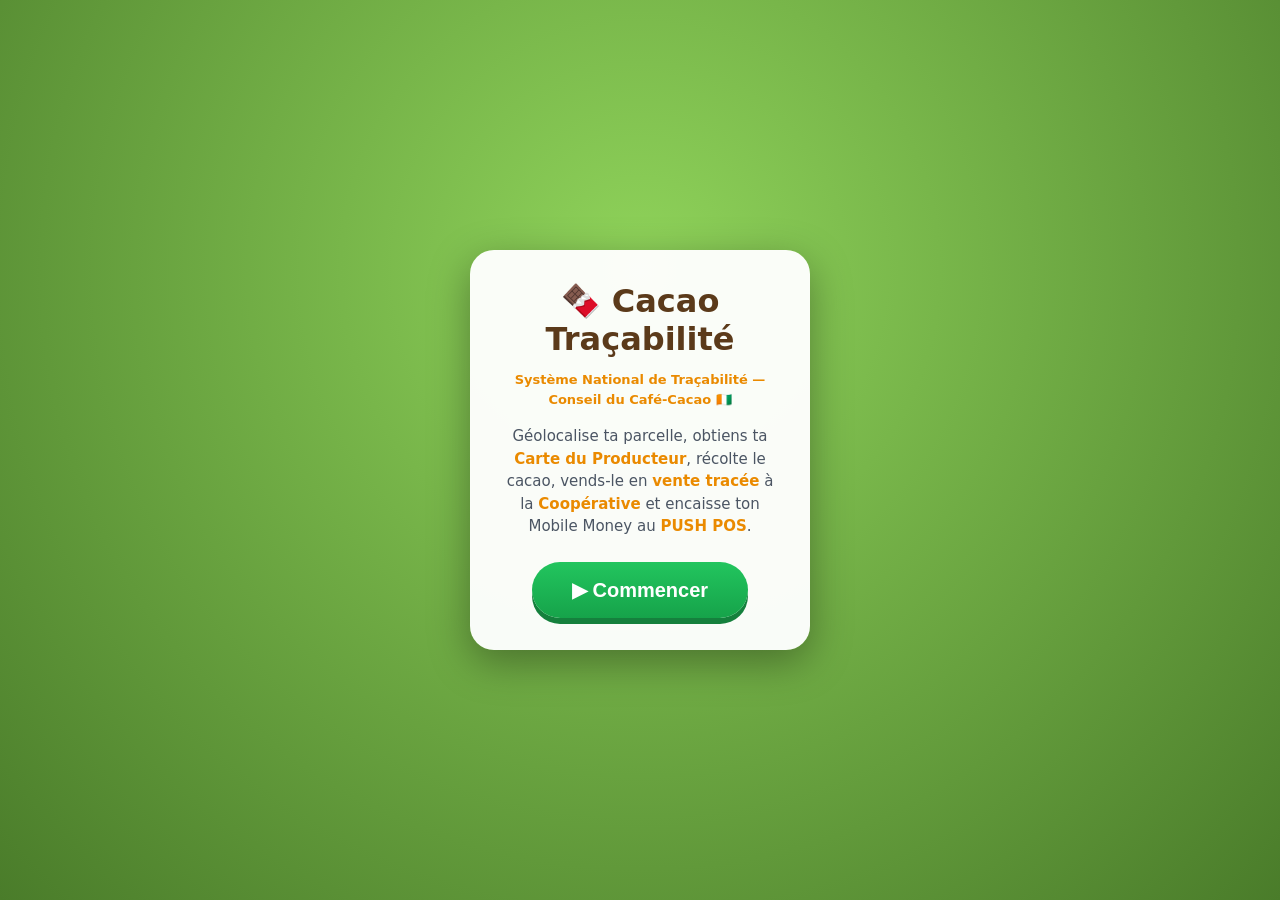
<file: index.html>
<!DOCTYPE html>
<html lang="fr">
<head>
    <meta charset="UTF-8">
    <meta name="viewport" content="width=device-width, initial-scale=1.0, maximum-scale=1.0, user-scalable=no">
    <title>Cacao Traçabilité — SNT Côte d'Ivoire</title>
    <link rel="stylesheet" href="game.css">
    <script type="importmap">
    {
        "imports": {
            "three": "./three.module.js"
        }
    }
    </script>
</head>
<body>
    <div id="game-root"></div>

    <!-- INTERFACE (HUD) -->
    <div id="hud">
        <!-- Barre du haut : ressources -->
        <div class="top-bar">
            <div class="resource"><span class="res-icon">🍫</span><span class="res-value" id="cacaoValue">0</span><span class="res-label">kg cacao</span></div>
            <div class="resource"><span class="res-icon">💳</span><span class="res-value" id="cardValue">0</span><span class="res-label">Carte</span></div>
            <div class="resource"><span class="res-icon">💵</span><span class="res-value" id="moneyValue">0</span><span class="res-label">Espèces</span></div>
            <div class="resource"><span class="res-icon">🧺</span><span class="res-value" id="depotValue">0</span><span class="res-label">Dépôt coop</span></div>
            <div class="resource"><span class="res-icon">🚚</span><span class="res-value" id="shipValue">0</span><span class="res-label">Expédiés</span></div>
            <div class="resource"><span class="res-icon">🛡️</span><span class="res-value" id="scoreValue">0</span><span class="res-label">Traçabilité</span></div>
        </div>

        <!-- Bannière d'objectif guidé -->
        <div class="objective" id="objective">
            <div class="objective-step" id="objectiveStep">Étape 1 / 4</div>
            <div class="objective-text" id="objectiveText">Géolocalise ta parcelle</div>
            <div class="objective-progress" id="objectiveProgress"></div>
        </div>

        <!-- Joystick virtuel -->
        <div id="joystick" class="joystick">
            <div id="joystickKnob" class="joystick-knob"></div>
        </div>

        <!-- Carte du Producteur (apparaît après enregistrement) -->
        <div id="producerCard" class="producer-card hidden">
            <div class="pc-top">
                <span class="pc-flag">🇨🇮</span>
                <span class="pc-title">CARTE DU PRODUCTEUR</span>
            </div>
            <div class="pc-body">
                <div class="pc-info">
                    <div class="pc-name" id="pcName">—</div>
                    <div class="pc-line" id="pcZone">—</div>
                    <div class="pc-line pc-mat" id="pcMat">—</div>
                </div>
                <canvas id="pcQR" width="64" height="64"></canvas>
            </div>
            <div class="pc-foot">Conseil du Café-Cacao · SNT</div>
        </div>

        <!-- Bouton d'action contextuel : achat de parcelle / embauche (clic requis) -->
        <button id="actionBtn" class="action-btn hidden"></button>

        <div class="hint">Déplace-toi : joystick ou WASD / flèches / manette • Caméra : glisse la main sur l'écran • Récolte et vente : automatiques • Parcelle & embauche : bouton</div>
    </div>

    <!-- Panneau de vente tracée -->
    <div id="salePanel" class="sale-panel hidden">
        <h3>🤝 Vente tracée — Coopérative</h3>
        <ul id="saleSteps">
            <li data-k="scan">Scan de la Carte du Producteur (TPE)</li>
            <li data-k="weigh">Pesée des sacs de jute</li>
            <li data-k="seal">Pose des scellés numérotés</li>
            <li data-k="price">Calcul au prix bord-champ officiel</li>
            <li data-k="pay">Paiement sécurisé sur la Carte</li>
            <li data-k="sms">Reçu SMS + connaissement généré</li>
        </ul>
        <div id="saleResult" class="sale-result"></div>
    </div>

    <!-- Fiche d'information pédagogique -->
    <div id="infoModal" class="modal hidden">
        <div class="modal-card">
            <div class="modal-emoji" id="modalEmoji">📍</div>
            <h2 id="modalTitle">Titre</h2>
            <p id="modalText">Texte</p>
            <button id="modalBtn">Compris ✓</button>
        </div>
    </div>

    <!-- Écran de démarrage -->
    <div id="startScreen">
        <div class="start-card">
            <h1>🍫 Cacao Traçabilité</h1>
            <p class="subtitle">Système National de Traçabilité — Conseil du Café-Cacao 🇨🇮</p>
            <p>Géolocalise ta parcelle, obtiens ta <strong>Carte du Producteur</strong>, récolte le cacao, vends-le en <strong>vente tracée</strong> à la <strong>Coopérative</strong> et encaisse ton Mobile Money au <strong>PUSH POS</strong>.</p>
            <button id="startBtn">▶ Commencer</button>
        </div>
    </div>

    <script type="module" src="game.js"></script>
</body>
</html>
</file>
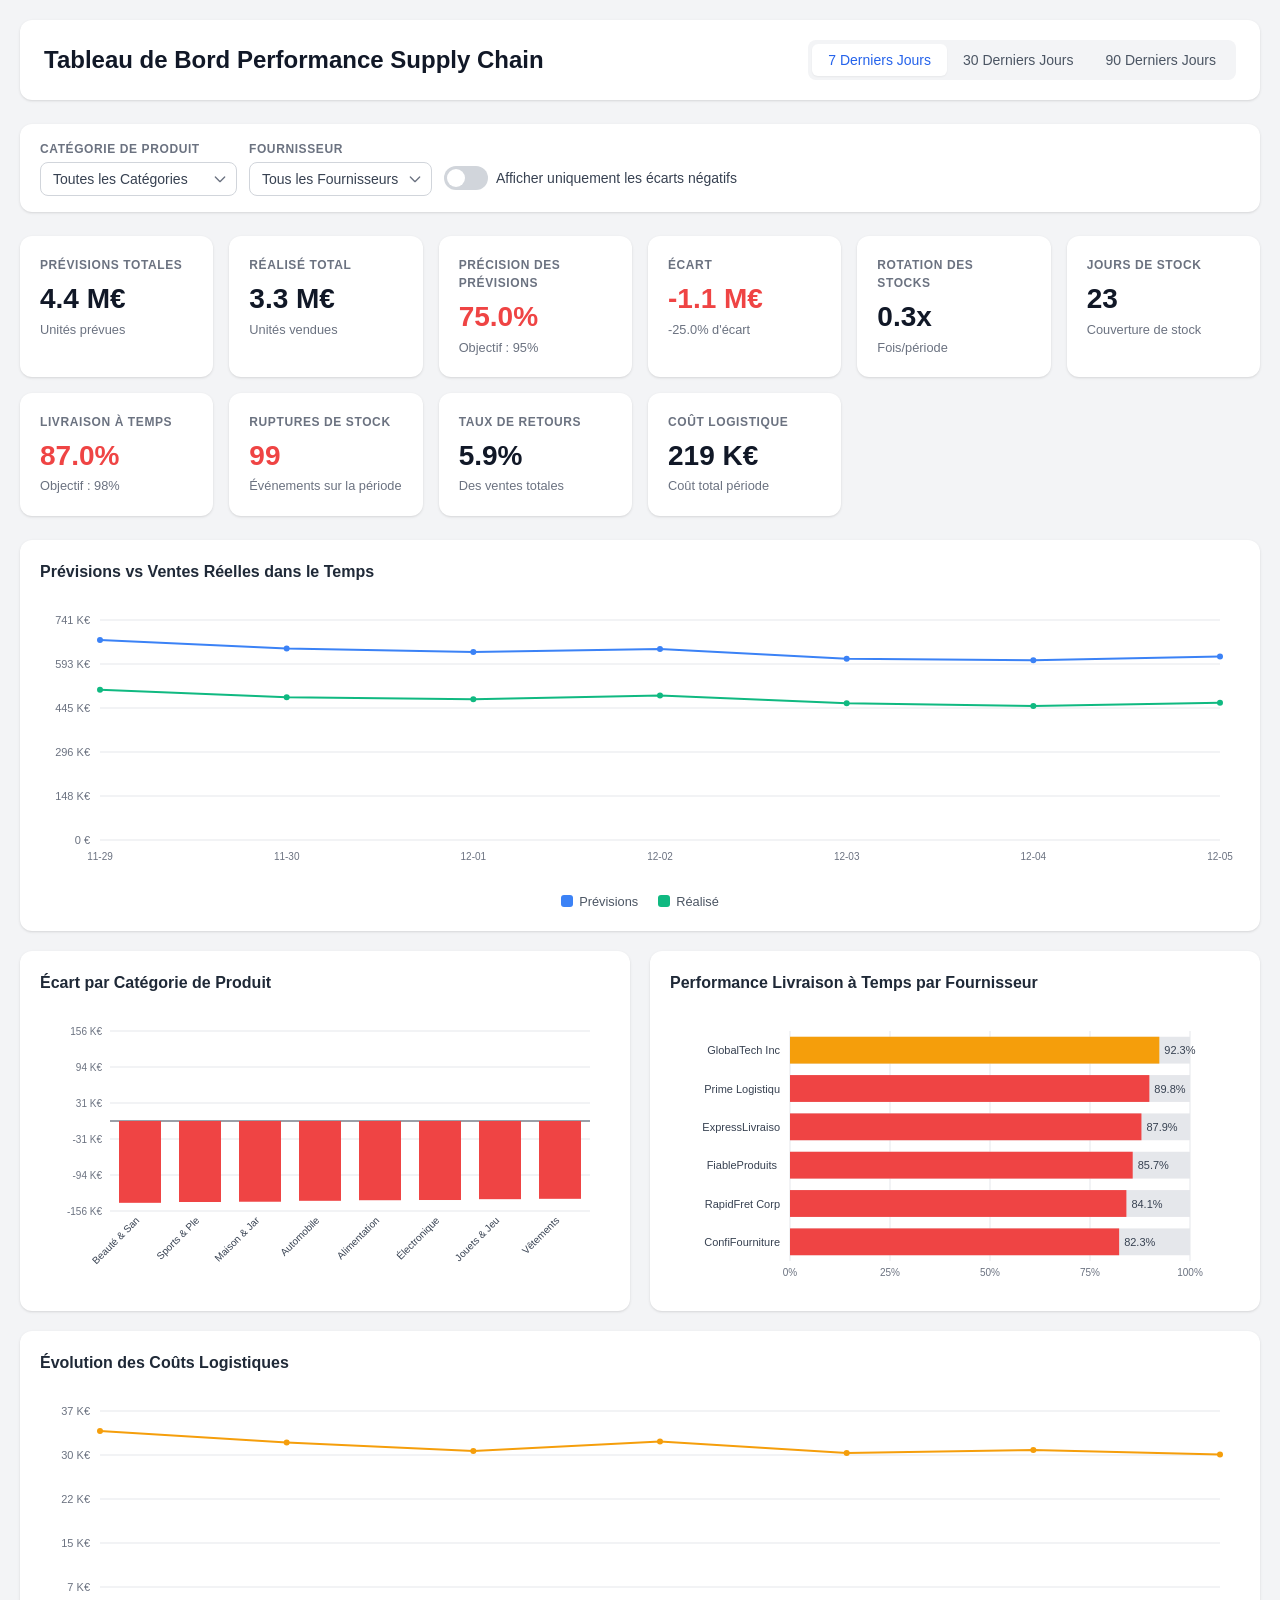
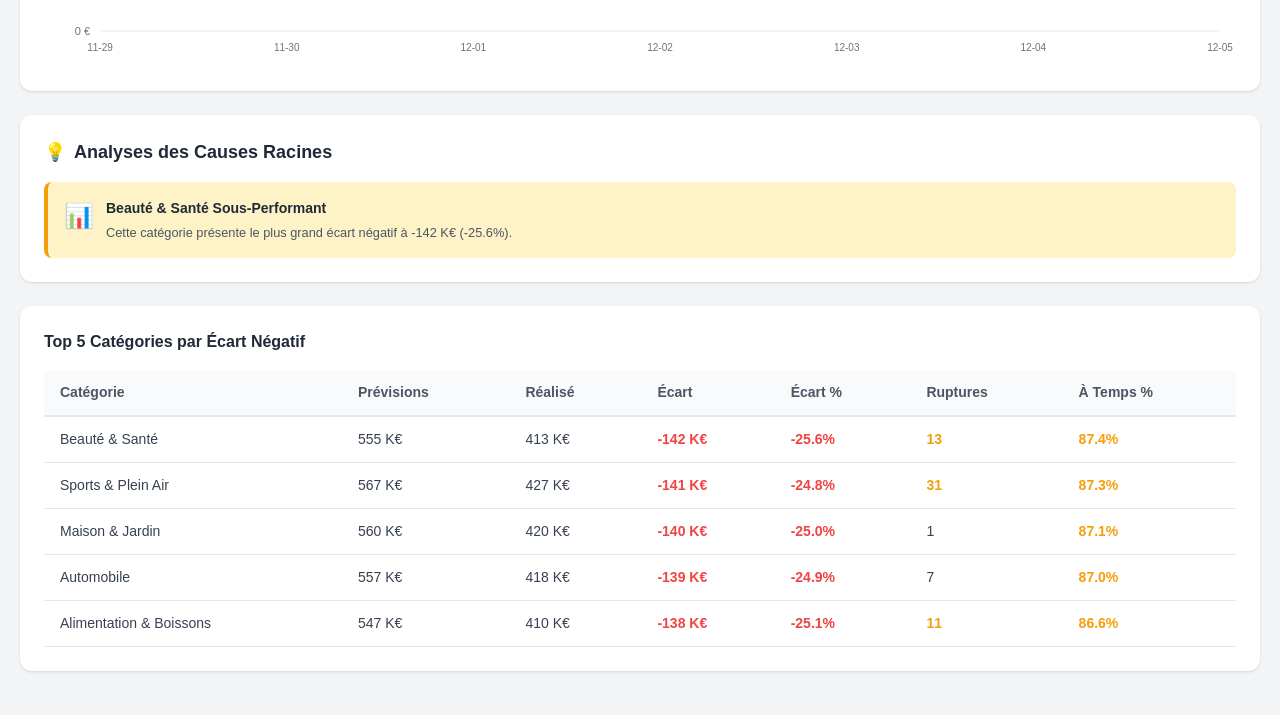
<file: dashboard.html>
<!DOCTYPE html>
<html lang="fr">
<head>
    <meta charset="UTF-8">
    <meta name="viewport" content="width=device-width, initial-scale=1.0">
    <title>Tableau de Bord Performance Supply Chain</title>
    <link rel="stylesheet" href="styles.css">
</head>
<body>
    <main class="dashboard">
        <!-- EN-TÊTE -->
        <header class="header">
            <h1>Tableau de Bord Performance Supply Chain</h1>
            <div class="header-controls">
                <div class="date-range-selector" role="group" aria-label="Sélection de la période">
                    <button data-days="7" class="active">7 Derniers Jours</button>
                    <button data-days="30">30 Derniers Jours</button>
                    <button data-days="90">90 Derniers Jours</button>
                </div>
            </div>
        </header>

        <!-- FILTRES -->
        <section class="filters" aria-label="Filtres de données">
            <div class="filter-group">
                <label for="categoryFilter">Catégorie de Produit</label>
                <select id="categoryFilter">
                    <option value="all">Toutes les Catégories</option>
                </select>
            </div>
            <div class="filter-group">
                <label for="supplierFilter">Fournisseur</label>
                <select id="supplierFilter">
                    <option value="all">Tous les Fournisseurs</option>
                </select>
            </div>
            <div class="toggle-group">
                <label class="toggle">
                    <input type="checkbox" id="negativeVarianceToggle">
                    <span class="toggle-slider"></span>
                </label>
                <span class="toggle-label">Afficher uniquement les écarts négatifs</span>
            </div>
        </section>

        <!-- CARTES KPI -->
        <section class="kpi-grid" aria-label="Indicateurs clés de performance">
            <div class="kpi-card" id="kpi-forecast">
                <div class="kpi-label">Prévisions Totales</div>
                <div class="kpi-value">0 €</div>
                <div class="kpi-subtext">Unités prévues</div>
            </div>
            <div class="kpi-card" id="kpi-actual">
                <div class="kpi-label">Réalisé Total</div>
                <div class="kpi-value">0 €</div>
                <div class="kpi-subtext">Unités vendues</div>
            </div>
            <div class="kpi-card" id="kpi-accuracy">
                <div class="kpi-label">Précision des Prévisions</div>
                <div class="kpi-value">0%</div>
                <div class="kpi-subtext">Objectif : 95%</div>
            </div>
            <div class="kpi-card" id="kpi-variance">
                <div class="kpi-label">Écart</div>
                <div class="kpi-value">0 €</div>
                <div class="kpi-subtext">Réalisé - Prévisions</div>
            </div>
            <div class="kpi-card" id="kpi-turnover">
                <div class="kpi-label">Rotation des Stocks</div>
                <div class="kpi-value">0x</div>
                <div class="kpi-subtext">Fois/période</div>
            </div>
            <div class="kpi-card" id="kpi-coverage">
                <div class="kpi-label">Jours de Stock</div>
                <div class="kpi-value">0</div>
                <div class="kpi-subtext">Couverture de stock</div>
            </div>
            <div class="kpi-card" id="kpi-otd">
                <div class="kpi-label">Livraison à Temps</div>
                <div class="kpi-value">0%</div>
                <div class="kpi-subtext">Objectif : 98%</div>
            </div>
            <div class="kpi-card" id="kpi-stockouts">
                <div class="kpi-label">Ruptures de Stock</div>
                <div class="kpi-value">0</div>
                <div class="kpi-subtext">Événements sur la période</div>
            </div>
            <div class="kpi-card" id="kpi-returns">
                <div class="kpi-label">Taux de Retours</div>
                <div class="kpi-value">0%</div>
                <div class="kpi-subtext">Des ventes totales</div>
            </div>
            <div class="kpi-card" id="kpi-logistics">
                <div class="kpi-label">Coût Logistique</div>
                <div class="kpi-value">0 €</div>
                <div class="kpi-subtext">Coût total période</div>
            </div>
        </section>

        <!-- GRAPHIQUES -->
        <section class="charts-grid" aria-label="Graphiques de performance">
            <div class="chart-card full-width">
                <h3 class="chart-title">Prévisions vs Ventes Réelles dans le Temps</h3>
                <div class="chart-container">
                    <canvas id="salesChart"></canvas>
                </div>
                <div class="chart-legend">
                    <div class="legend-item">
                        <span class="legend-color" style="background: #3b82f6;"></span>
                        Prévisions
                    </div>
                    <div class="legend-item">
                        <span class="legend-color" style="background: #10b981;"></span>
                        Réalisé
                    </div>
                </div>
            </div>
            <div class="chart-card">
                <h3 class="chart-title">Écart par Catégorie de Produit</h3>
                <div class="chart-container">
                    <canvas id="varianceChart"></canvas>
                </div>
            </div>
            <div class="chart-card">
                <h3 class="chart-title">Performance Livraison à Temps par Fournisseur</h3>
                <div class="chart-container">
                    <canvas id="supplierChart"></canvas>
                </div>
            </div>
            <div class="chart-card full-width">
                <h3 class="chart-title">Évolution des Coûts Logistiques</h3>
                <div class="chart-container">
                    <canvas id="logisticsChart"></canvas>
                </div>
            </div>
        </section>

        <!-- PANNEAU D'ANALYSES -->
        <section class="insights-panel" aria-label="Analyses des causes">
            <h2 class="insights-title">Analyses des Causes Racines</h2>
            <div class="insights-grid" id="insightsContainer">
                <!-- Les analyses seront insérées dynamiquement -->
            </div>
        </section>

        <!-- TABLEAU DE DONNÉES -->
        <section class="table-section">
            <h3 class="table-title">Top 5 Catégories par Écart Négatif</h3>
            <table class="data-table">
                <thead>
                    <tr>
                        <th>Catégorie</th>
                        <th>Prévisions</th>
                        <th>Réalisé</th>
                        <th>Écart</th>
                        <th>Écart %</th>
                        <th>Ruptures</th>
                        <th>À Temps %</th>
                    </tr>
                </thead>
                <tbody id="varianceTableBody">
                    <!-- Les données seront insérées dynamiquement -->
                </tbody>
            </table>
        </section>
    </main>

    <script src="app.js"></script>
</body>
</html>
</file>
<file: game.css>
/* ============================================
   CACAO FARM — Feuille de style du jeu
   ============================================ */

* {
    margin: 0;
    padding: 0;
    box-sizing: border-box;
    -webkit-tap-highlight-color: transparent;
    -webkit-user-select: none;
    user-select: none;
}

html, body {
    width: 100%;
    height: 100%;
    overflow: hidden;
    background: #7ec850;
    font-family: 'Segoe UI', system-ui, -apple-system, sans-serif;
    touch-action: none;
}

#game-root {
    position: fixed;
    inset: 0;
}

#game-root canvas {
    display: block;
}

/* ---------- HUD ---------- */
#hud {
    position: fixed;
    inset: 0;
    pointer-events: none;
    z-index: 10;
}

/* Barre du haut : ressources */
.top-bar {
    position: absolute;
    top: env(safe-area-inset-top, 8px);
    left: 0;
    right: 0;
    display: flex;
    flex-wrap: wrap;
    justify-content: center;
    gap: 6px;
    padding: 8px;
}

.resource {
    display: flex;
    align-items: center;
    gap: 5px;
    background: rgba(255, 255, 255, 0.92);
    border: 2px solid rgba(0, 0, 0, 0.12);
    border-radius: 999px;
    padding: 5px 12px 5px 8px;
    box-shadow: 0 4px 0 rgba(0, 0, 0, 0.15), 0 6px 12px rgba(0, 0, 0, 0.2);
}

.res-icon {
    font-size: 18px;
    line-height: 1;
}

.res-value {
    font-size: 15px;
    font-weight: 800;
    color: #1f2937;
    font-variant-numeric: tabular-nums;
}

.res-label {
    font-size: 10px;
    font-weight: 700;
    color: #6b7280;
    text-transform: uppercase;
    letter-spacing: 0.5px;
}

#res-money .res-value { color: #ea8a00; }

/* Objectif guidé */
.objective {
    position: absolute;
    top: calc(env(safe-area-inset-top, 12px) + 72px);
    left: 50%;
    transform: translateX(-50%);
    background: linear-gradient(180deg, #4f46e5, #4338ca);
    color: #fff;
    border-radius: 16px;
    padding: 10px 20px;
    text-align: center;
    box-shadow: 0 6px 0 rgba(0, 0, 0, 0.2), 0 10px 20px rgba(0, 0, 0, 0.25);
    max-width: 90vw;
    transition: transform 0.3s ease, opacity 0.3s ease;
}

.objective.pop {
    animation: pop 0.4s ease;
}

@keyframes pop {
    0% { transform: translateX(-50%) scale(1); }
    50% { transform: translateX(-50%) scale(1.08); }
    100% { transform: translateX(-50%) scale(1); }
}

.objective-step {
    font-size: 11px;
    font-weight: 800;
    text-transform: uppercase;
    letter-spacing: 1px;
    opacity: 0.75;
}

.objective-text {
    font-size: 16px;
    font-weight: 700;
    margin-top: 2px;
}

.objective-progress {
    font-size: 13px;
    font-weight: 700;
    margin-top: 4px;
    opacity: 0.9;
}

/* Bouton d'action contextuel */
.action-btn {
    position: absolute;
    right: 32px;
    bottom: calc(env(safe-area-inset-bottom, 20px) + 60px);
    pointer-events: auto;
    background: linear-gradient(180deg, #22c55e, #16a34a);
    color: #fff;
    border: none;
    border-radius: 999px;
    padding: 18px 28px;
    font-size: 18px;
    font-weight: 800;
    box-shadow: 0 6px 0 #15803d, 0 10px 18px rgba(0, 0, 0, 0.3);
    cursor: pointer;
    transition: transform 0.08s ease, box-shadow 0.08s ease, opacity 0.2s ease;
    display: flex;
    align-items: center;
    gap: 8px;
}

.action-btn:active {
    transform: translateY(4px);
    box-shadow: 0 2px 0 #15803d, 0 4px 10px rgba(0, 0, 0, 0.3);
}

.action-btn.hidden {
    opacity: 0;
    transform: scale(0.8);
    pointer-events: none;
}

/* Joystick */
.joystick {
    position: absolute;
    left: 32px;
    bottom: calc(env(safe-area-inset-bottom, 20px) + 40px);
    width: 120px;
    height: 120px;
    border-radius: 50%;
    background: rgba(255, 255, 255, 0.25);
    border: 3px solid rgba(255, 255, 255, 0.5);
    pointer-events: auto;
    touch-action: none;
}

.joystick-knob {
    position: absolute;
    left: 50%;
    top: 50%;
    width: 56px;
    height: 56px;
    margin: -28px 0 0 -28px;
    border-radius: 50%;
    background: rgba(255, 255, 255, 0.9);
    box-shadow: 0 4px 10px rgba(0, 0, 0, 0.3);
    transition: transform 0.05s linear;
}

/* Astuce clavier */
.hint {
    position: absolute;
    bottom: 6px;
    left: 50%;
    transform: translateX(-50%);
    color: rgba(255, 255, 255, 0.85);
    font-size: 11px;
    font-weight: 600;
    text-shadow: 0 1px 2px rgba(0, 0, 0, 0.4);
    white-space: nowrap;
    pointer-events: none;
}

/* Bouton d'action contextuel (achat de parcelle / embauche) */
.action-btn {
    position: absolute;
    bottom: 90px;
    left: 50%;
    transform: translateX(-50%);
    z-index: 30;
    background: linear-gradient(180deg, #f59e0b, #d97706);
    color: #fff;
    border: none;
    border-radius: 999px;
    padding: 14px 30px;
    font-size: 17px;
    font-weight: 800;
    cursor: pointer;
    box-shadow: 0 5px 0 #92400e;
    text-shadow: 0 1px 2px rgba(0, 0, 0, 0.35);
    white-space: pre-line;
    text-align: center;
    line-height: 1.15;
    pointer-events: auto;
}
.action-btn:active { transform: translateX(-50%) translateY(3px); box-shadow: 0 2px 0 #92400e; }
.action-btn.hidden { display: none; }

/* Texte flottant (+1 cacao, +5 000 FCFA…) */
.floaty {
    position: absolute;
    transform: translate(-50%, -50%);
    font-size: 22px;
    font-weight: 800;
    color: #fff;
    text-shadow: 0 2px 4px rgba(0, 0, 0, 0.5);
    pointer-events: none;
    z-index: 20;
    animation: floatUp 1.1s ease-out forwards;
    white-space: nowrap;
}

@keyframes floatUp {
    0%   { opacity: 0; transform: translate(-50%, 0) scale(0.7); }
    20%  { opacity: 1; transform: translate(-50%, -20px) scale(1.1); }
    100% { opacity: 0; transform: translate(-50%, -90px) scale(1); }
}

/* Écran de démarrage */
#startScreen {
    position: fixed;
    inset: 0;
    z-index: 50;
    display: flex;
    align-items: center;
    justify-content: center;
    background: radial-gradient(circle at 50% 30%, #8fd35a, #4a7c2a);
    transition: opacity 0.4s ease;
}

#startScreen.hidden {
    opacity: 0;
    pointer-events: none;
}

.start-card {
    background: rgba(255, 255, 255, 0.96);
    border-radius: 24px;
    padding: 32px 28px;
    max-width: 340px;
    text-align: center;
    box-shadow: 0 12px 40px rgba(0, 0, 0, 0.35);
}

.start-card h1 {
    font-size: 32px;
    color: #5b3a1a;
    margin-bottom: 12px;
}

.start-card p {
    font-size: 15px;
    color: #4b5563;
    line-height: 1.5;
    margin-bottom: 24px;
}

.start-card strong { color: #ea8a00; }

#startBtn {
    background: linear-gradient(180deg, #22c55e, #16a34a);
    color: #fff;
    border: none;
    border-radius: 999px;
    padding: 16px 40px;
    font-size: 20px;
    font-weight: 800;
    cursor: pointer;
    box-shadow: 0 6px 0 #15803d;
    transition: transform 0.08s ease;
}

#startBtn:active { transform: translateY(3px); box-shadow: 0 3px 0 #15803d; }

.start-card .subtitle {
    font-size: 13px;
    font-weight: 700;
    color: #ea8a00;
    margin-bottom: 16px;
}

/* ---------- Carte du Producteur ---------- */
.producer-card {
    position: absolute;
    left: 10px;
    bottom: calc(env(safe-area-inset-bottom, 20px) + 170px);
    width: 210px;
    background: linear-gradient(135deg, #0f7a3d, #0a5c2e);
    color: #fff;
    border-radius: 12px;
    padding: 8px 10px;
    box-shadow: 0 6px 16px rgba(0, 0, 0, 0.4);
    border: 1px solid rgba(255, 255, 255, 0.25);
    font-size: 11px;
    transition: opacity 0.3s ease, transform 0.3s ease;
    z-index: 12;
}

.producer-card.hidden {
    opacity: 0;
    transform: translateY(10px) scale(0.9);
    pointer-events: none;
}

.pc-top {
    display: flex;
    align-items: center;
    gap: 6px;
    border-bottom: 1px solid rgba(255, 255, 255, 0.3);
    padding-bottom: 4px;
    margin-bottom: 6px;
}

.pc-flag { font-size: 14px; }
.pc-title { font-size: 10px; font-weight: 800; letter-spacing: 0.5px; }

.pc-body { display: flex; align-items: center; gap: 8px; }
.pc-info { flex: 1; min-width: 0; }
.pc-name { font-size: 13px; font-weight: 800; }
.pc-line { font-size: 10px; opacity: 0.9; margin-top: 1px; }
.pc-mat { font-family: monospace; letter-spacing: 0.5px; }
#pcQR { background: #fff; border-radius: 4px; padding: 2px; }

.pc-foot {
    margin-top: 6px;
    font-size: 8.5px;
    text-align: center;
    opacity: 0.75;
    letter-spacing: 0.3px;
}

/* ---------- Panneau de vente tracée ---------- */
.sale-panel {
    position: absolute;
    top: 50%;
    left: 50%;
    transform: translate(-50%, -50%);
    width: min(340px, 88vw);
    background: rgba(255, 255, 255, 0.97);
    border-radius: 18px;
    padding: 20px;
    box-shadow: 0 16px 48px rgba(0, 0, 0, 0.45);
    z-index: 40;
    transition: opacity 0.25s ease, transform 0.25s ease;
}

.sale-panel.hidden {
    opacity: 0;
    transform: translate(-50%, -50%) scale(0.9);
    pointer-events: none;
}

.sale-panel h3 {
    font-size: 17px;
    color: #0a5c2e;
    text-align: center;
    margin-bottom: 14px;
}

#saleSteps { list-style: none; }

#saleSteps li {
    font-size: 14px;
    font-weight: 600;
    color: #9ca3af;
    padding: 7px 0 7px 30px;
    position: relative;
    transition: color 0.2s ease;
}

#saleSteps li::before {
    content: "○";
    position: absolute;
    left: 6px;
    font-size: 16px;
    color: #d1d5db;
}

#saleSteps li.done {
    color: #111827;
}

#saleSteps li.done::before {
    content: "✓";
    color: #16a34a;
    font-weight: 900;
}

#saleSteps li.active {
    color: #0a5c2e;
}

.sale-result {
    margin-top: 12px;
    text-align: center;
    font-size: 15px;
    font-weight: 800;
    color: #0a5c2e;
    min-height: 22px;
}

/* ---------- Fiche d'information ---------- */
.modal {
    position: fixed;
    inset: 0;
    z-index: 60;
    display: flex;
    align-items: center;
    justify-content: center;
    background: rgba(0, 0, 0, 0.55);
    pointer-events: auto;
    transition: opacity 0.25s ease;
}

.modal.hidden {
    opacity: 0;
    pointer-events: none;
}

.modal-card {
    background: #fff;
    border-radius: 20px;
    padding: 26px 24px;
    max-width: 340px;
    width: 88vw;
    text-align: center;
    box-shadow: 0 16px 48px rgba(0, 0, 0, 0.4);
}

.modal-emoji { font-size: 46px; margin-bottom: 8px; }

.modal-card h2 {
    font-size: 20px;
    color: #0a5c2e;
    margin-bottom: 10px;
}

.modal-card p {
    font-size: 14px;
    line-height: 1.55;
    color: #374151;
    margin-bottom: 20px;
}

#modalBtn {
    background: linear-gradient(180deg, #22c55e, #16a34a);
    color: #fff;
    border: none;
    border-radius: 999px;
    padding: 12px 32px;
    font-size: 16px;
    font-weight: 800;
    cursor: pointer;
    box-shadow: 0 5px 0 #15803d;
}

#modalBtn:active { transform: translateY(3px); box-shadow: 0 2px 0 #15803d; }
</file>
<file: styles.css>
/* ============================================
   VARIABLES CSS & RÉINITIALISATION
   ============================================ */
:root {
    --primary: #2563eb;
    --primary-light: #3b82f6;
    --success: #10b981;
    --success-light: #d1fae5;
    --danger: #ef4444;
    --danger-light: #fee2e2;
    --warning: #f59e0b;
    --warning-light: #fef3c7;
    --gray-50: #f9fafb;
    --gray-100: #f3f4f6;
    --gray-200: #e5e7eb;
    --gray-300: #d1d5db;
    --gray-400: #9ca3af;
    --gray-500: #6b7280;
    --gray-600: #4b5563;
    --gray-700: #374151;
    --gray-800: #1f2937;
    --gray-900: #111827;
    --shadow-sm: 0 1px 2px 0 rgb(0 0 0 / 0.05);
    --shadow: 0 1px 3px 0 rgb(0 0 0 / 0.1), 0 1px 2px -1px rgb(0 0 0 / 0.1);
    --shadow-md: 0 4px 6px -1px rgb(0 0 0 / 0.1), 0 2px 4px -2px rgb(0 0 0 / 0.1);
    --shadow-lg: 0 10px 15px -3px rgb(0 0 0 / 0.1), 0 4px 6px -4px rgb(0 0 0 / 0.1);
    --radius: 8px;
    --radius-lg: 12px;
}

* {
    margin: 0;
    padding: 0;
    box-sizing: border-box;
}

body {
    font-family: -apple-system, BlinkMacSystemFont, 'Segoe UI', Roboto, Oxygen, Ubuntu, Cantarell, sans-serif;
    background: var(--gray-100);
    color: var(--gray-800);
    line-height: 1.5;
    min-height: 100vh;
}

/* ============================================
   MISE EN PAGE
   ============================================ */
.dashboard {
    max-width: 1600px;
    margin: 0 auto;
    padding: 20px;
}

/* ============================================
   EN-TÊTE
   ============================================ */
.header {
    display: flex;
    flex-wrap: wrap;
    justify-content: space-between;
    align-items: center;
    gap: 16px;
    margin-bottom: 24px;
    padding: 20px 24px;
    background: white;
    border-radius: var(--radius-lg);
    box-shadow: var(--shadow);
}

.header h1 {
    font-size: 1.5rem;
    font-weight: 700;
    color: var(--gray-900);
}

.header-controls {
    display: flex;
    flex-wrap: wrap;
    gap: 12px;
    align-items: center;
}

.date-range-selector {
    display: flex;
    background: var(--gray-100);
    border-radius: var(--radius);
    padding: 4px;
}

.date-range-selector button {
    padding: 8px 16px;
    border: none;
    background: transparent;
    cursor: pointer;
    font-size: 0.875rem;
    font-weight: 500;
    color: var(--gray-600);
    border-radius: 6px;
    transition: all 0.2s;
}

.date-range-selector button:hover {
    color: var(--gray-800);
}

.date-range-selector button.active {
    background: white;
    color: var(--primary);
    box-shadow: var(--shadow-sm);
}

/* ============================================
   FILTRES
   ============================================ */
.filters {
    display: flex;
    flex-wrap: wrap;
    gap: 12px;
    margin-bottom: 24px;
    padding: 16px 20px;
    background: white;
    border-radius: var(--radius-lg);
    box-shadow: var(--shadow);
}

.filter-group {
    display: flex;
    flex-direction: column;
    gap: 4px;
}

.filter-group label {
    font-size: 0.75rem;
    font-weight: 600;
    color: var(--gray-500);
    text-transform: uppercase;
    letter-spacing: 0.05em;
}

.filter-group select {
    padding: 8px 32px 8px 12px;
    border: 1px solid var(--gray-300);
    border-radius: var(--radius);
    background: white;
    font-size: 0.875rem;
    color: var(--gray-700);
    cursor: pointer;
    min-width: 160px;
    appearance: none;
    background-image: url("data:image/svg+xml,%3Csvg xmlns='http://www.w3.org/2000/svg' fill='none' viewBox='0 0 24 24' stroke='%236b7280'%3E%3Cpath stroke-linecap='round' stroke-linejoin='round' stroke-width='2' d='M19 9l-7 7-7-7'%3E%3C/path%3E%3C/svg%3E");
    background-repeat: no-repeat;
    background-position: right 8px center;
    background-size: 16px;
}

.filter-group select:focus {
    outline: none;
    border-color: var(--primary);
    box-shadow: 0 0 0 3px rgba(37, 99, 235, 0.1);
}

.toggle-group {
    display: flex;
    align-items: center;
    gap: 8px;
    padding-top: 20px;
}

.toggle {
    position: relative;
    width: 44px;
    height: 24px;
}

.toggle input {
    opacity: 0;
    width: 0;
    height: 0;
}

.toggle-slider {
    position: absolute;
    cursor: pointer;
    top: 0;
    left: 0;
    right: 0;
    bottom: 0;
    background: var(--gray-300);
    border-radius: 24px;
    transition: 0.3s;
}

.toggle-slider::before {
    position: absolute;
    content: "";
    height: 18px;
    width: 18px;
    left: 3px;
    bottom: 3px;
    background: white;
    border-radius: 50%;
    transition: 0.3s;
}

.toggle input:checked + .toggle-slider {
    background: var(--primary);
}

.toggle input:checked + .toggle-slider::before {
    transform: translateX(20px);
}

.toggle-label {
    font-size: 0.875rem;
    color: var(--gray-700);
}

/* ============================================
   CARTES KPI
   ============================================ */
.kpi-grid {
    display: grid;
    grid-template-columns: repeat(auto-fit, minmax(180px, 1fr));
    gap: 16px;
    margin-bottom: 24px;
}

.kpi-card {
    background: white;
    padding: 20px;
    border-radius: var(--radius-lg);
    box-shadow: var(--shadow);
    transition: transform 0.2s, box-shadow 0.2s;
}

.kpi-card:hover {
    transform: translateY(-2px);
    box-shadow: var(--shadow-md);
}

.kpi-label {
    font-size: 0.75rem;
    font-weight: 600;
    color: var(--gray-500);
    text-transform: uppercase;
    letter-spacing: 0.05em;
    margin-bottom: 8px;
}

.kpi-value {
    font-size: 1.75rem;
    font-weight: 700;
    color: var(--gray-900);
    line-height: 1.2;
}

.kpi-subtext {
    font-size: 0.8rem;
    color: var(--gray-500);
    margin-top: 4px;
}

.kpi-card.positive .kpi-value {
    color: var(--success);
}

.kpi-card.negative .kpi-value {
    color: var(--danger);
}

.kpi-badge {
    display: inline-flex;
    align-items: center;
    gap: 4px;
    padding: 2px 8px;
    border-radius: 12px;
    font-size: 0.75rem;
    font-weight: 600;
    margin-top: 8px;
}

.kpi-badge.positive {
    background: var(--success-light);
    color: var(--success);
}

.kpi-badge.negative {
    background: var(--danger-light);
    color: var(--danger);
}

/* ============================================
   GRILLE DES GRAPHIQUES
   ============================================ */
.charts-grid {
    display: grid;
    grid-template-columns: repeat(2, 1fr);
    gap: 20px;
    margin-bottom: 24px;
}

.chart-card {
    background: white;
    padding: 20px;
    border-radius: var(--radius-lg);
    box-shadow: var(--shadow);
}

.chart-card.full-width {
    grid-column: 1 / -1;
}

.chart-title {
    font-size: 1rem;
    font-weight: 600;
    color: var(--gray-800);
    margin-bottom: 16px;
}

.chart-container {
    position: relative;
    width: 100%;
    height: 280px;
}

.chart-container canvas {
    width: 100% !important;
    height: 100% !important;
}

.chart-legend {
    display: flex;
    justify-content: center;
    gap: 20px;
    margin-top: 12px;
    flex-wrap: wrap;
}

.legend-item {
    display: flex;
    align-items: center;
    gap: 6px;
    font-size: 0.8rem;
    color: var(--gray-600);
}

.legend-color {
    width: 12px;
    height: 12px;
    border-radius: 3px;
}

/* ============================================
   PANNEAU D'ANALYSES
   ============================================ */
.insights-panel {
    background: white;
    padding: 24px;
    border-radius: var(--radius-lg);
    box-shadow: var(--shadow);
    margin-bottom: 24px;
}

.insights-title {
    font-size: 1.125rem;
    font-weight: 600;
    color: var(--gray-800);
    margin-bottom: 16px;
    display: flex;
    align-items: center;
    gap: 8px;
}

.insights-title::before {
    content: "💡";
}

.insights-grid {
    display: grid;
    grid-template-columns: repeat(auto-fit, minmax(280px, 1fr));
    gap: 16px;
}

.insight-card {
    display: flex;
    gap: 12px;
    padding: 16px;
    background: var(--gray-50);
    border-radius: var(--radius);
    border-left: 4px solid var(--warning);
}

.insight-card.high-impact {
    border-left-color: var(--danger);
    background: var(--danger-light);
}

.insight-card.medium-impact {
    border-left-color: var(--warning);
    background: var(--warning-light);
}

.insight-icon {
    font-size: 1.5rem;
    flex-shrink: 0;
}

.insight-content h4 {
    font-size: 0.875rem;
    font-weight: 600;
    color: var(--gray-800);
    margin-bottom: 4px;
}

.insight-content p {
    font-size: 0.8rem;
    color: var(--gray-600);
}

/* ============================================
   TABLEAU DE DONNÉES
   ============================================ */
.table-section {
    background: white;
    padding: 24px;
    border-radius: var(--radius-lg);
    box-shadow: var(--shadow);
    margin-bottom: 24px;
    overflow-x: auto;
}

.table-title {
    font-size: 1rem;
    font-weight: 600;
    color: var(--gray-800);
    margin-bottom: 16px;
}

.data-table {
    width: 100%;
    border-collapse: collapse;
    font-size: 0.875rem;
}

.data-table th {
    text-align: left;
    padding: 12px 16px;
    background: var(--gray-50);
    color: var(--gray-600);
    font-weight: 600;
    border-bottom: 2px solid var(--gray-200);
    white-space: nowrap;
}

.data-table td {
    padding: 12px 16px;
    border-bottom: 1px solid var(--gray-200);
    color: var(--gray-700);
}

.data-table tr:hover td {
    background: var(--gray-50);
}

.data-table .negative {
    color: var(--danger);
    font-weight: 600;
}

.data-table .positive {
    color: var(--success);
    font-weight: 600;
}

.data-table .warning {
    color: var(--warning);
    font-weight: 600;
}

/* ============================================
   RESPONSIVE (ADAPTATIF)
   ============================================ */
@media (max-width: 1024px) {
    .charts-grid {
        grid-template-columns: 1fr;
    }
}

@media (max-width: 768px) {
    .dashboard {
        padding: 12px;
    }

    .header {
        flex-direction: column;
        align-items: flex-start;
    }

    .header h1 {
        font-size: 1.25rem;
    }

    .kpi-grid {
        grid-template-columns: repeat(2, 1fr);
    }

    .kpi-value {
        font-size: 1.5rem;
    }

    .filters {
        flex-direction: column;
    }

    .filter-group select {
        width: 100%;
    }

    .toggle-group {
        padding-top: 8px;
    }

    .chart-container {
        height: 220px;
    }

    .insights-grid {
        grid-template-columns: 1fr;
    }
}

@media (max-width: 480px) {
    .kpi-grid {
        grid-template-columns: 1fr;
    }

    .date-range-selector {
        width: 100%;
    }

    .date-range-selector button {
        flex: 1;
        padding: 8px 12px;
    }
}

/* ============================================
   UTILITAIRES
   ============================================ */
.sr-only {
    position: absolute;
    width: 1px;
    height: 1px;
    padding: 0;
    margin: -1px;
    overflow: hidden;
    clip: rect(0, 0, 0, 0);
    white-space: nowrap;
    border: 0;
}
</file>
